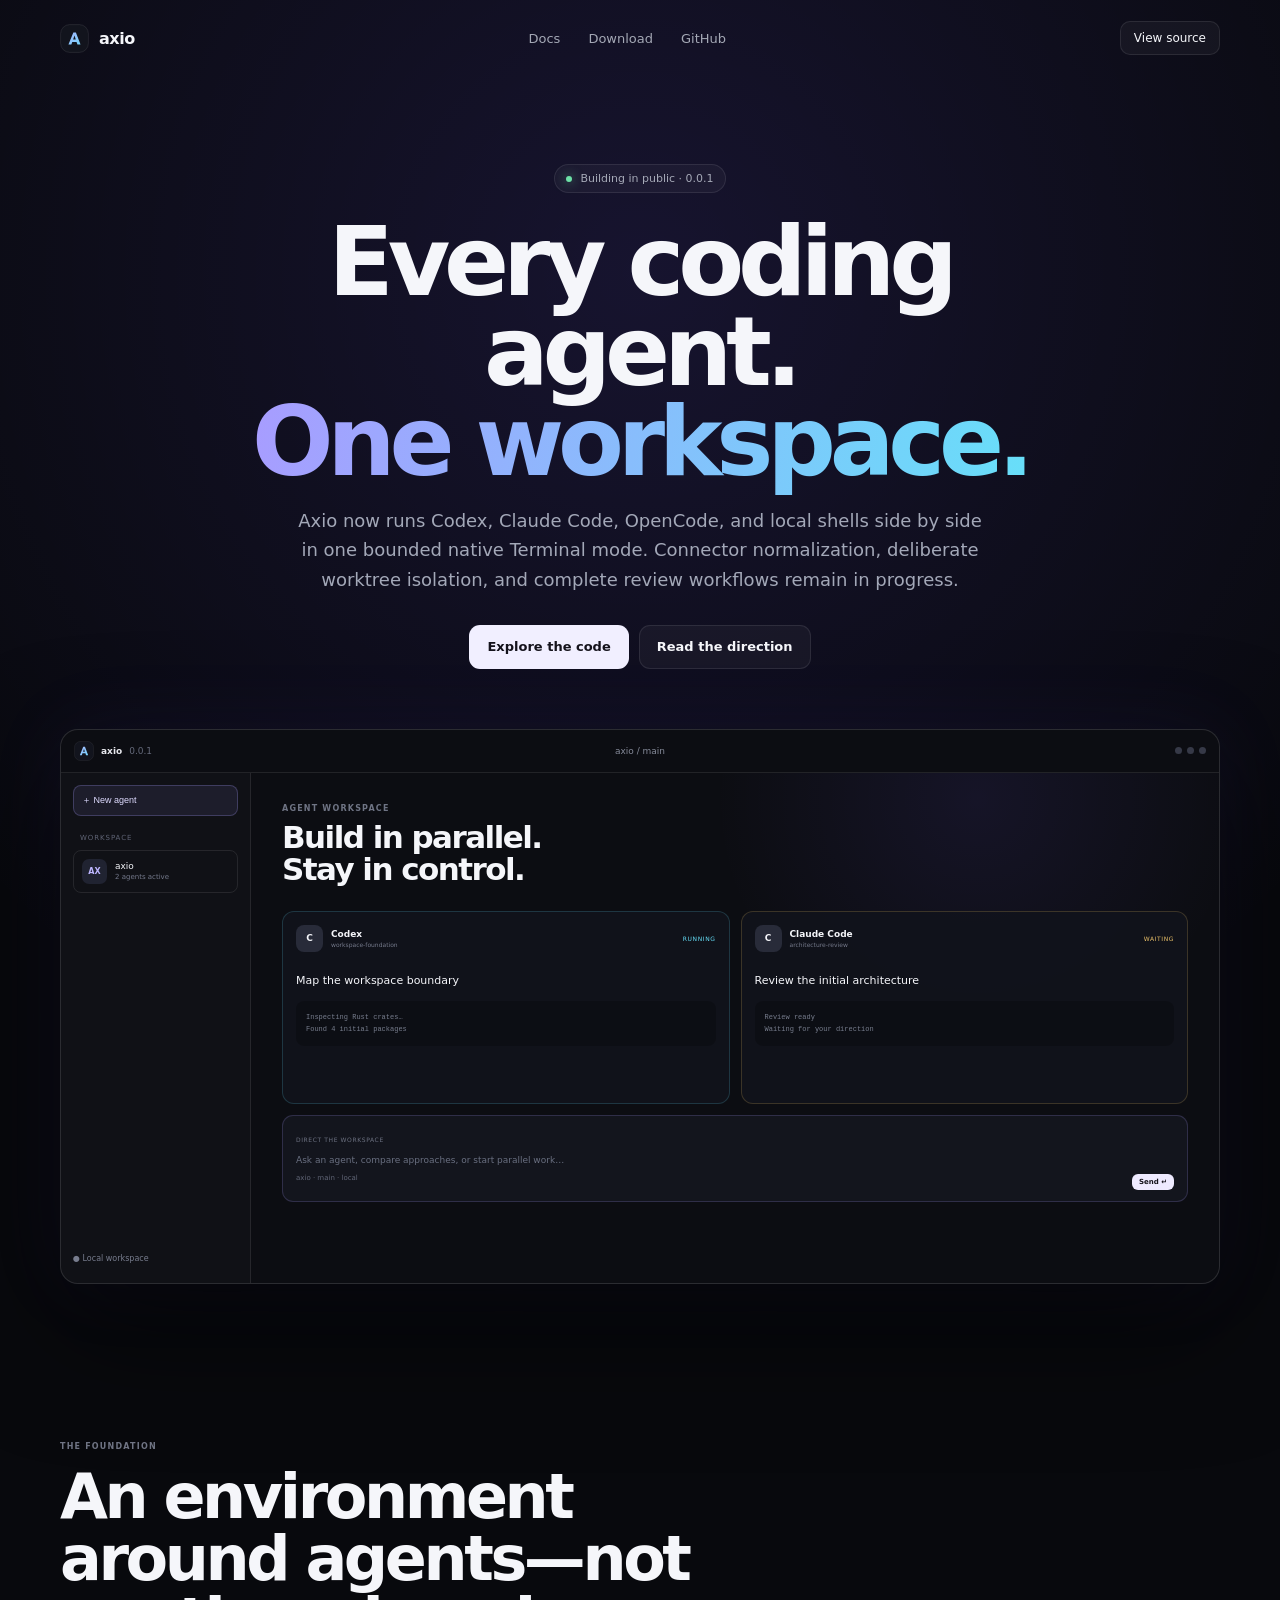
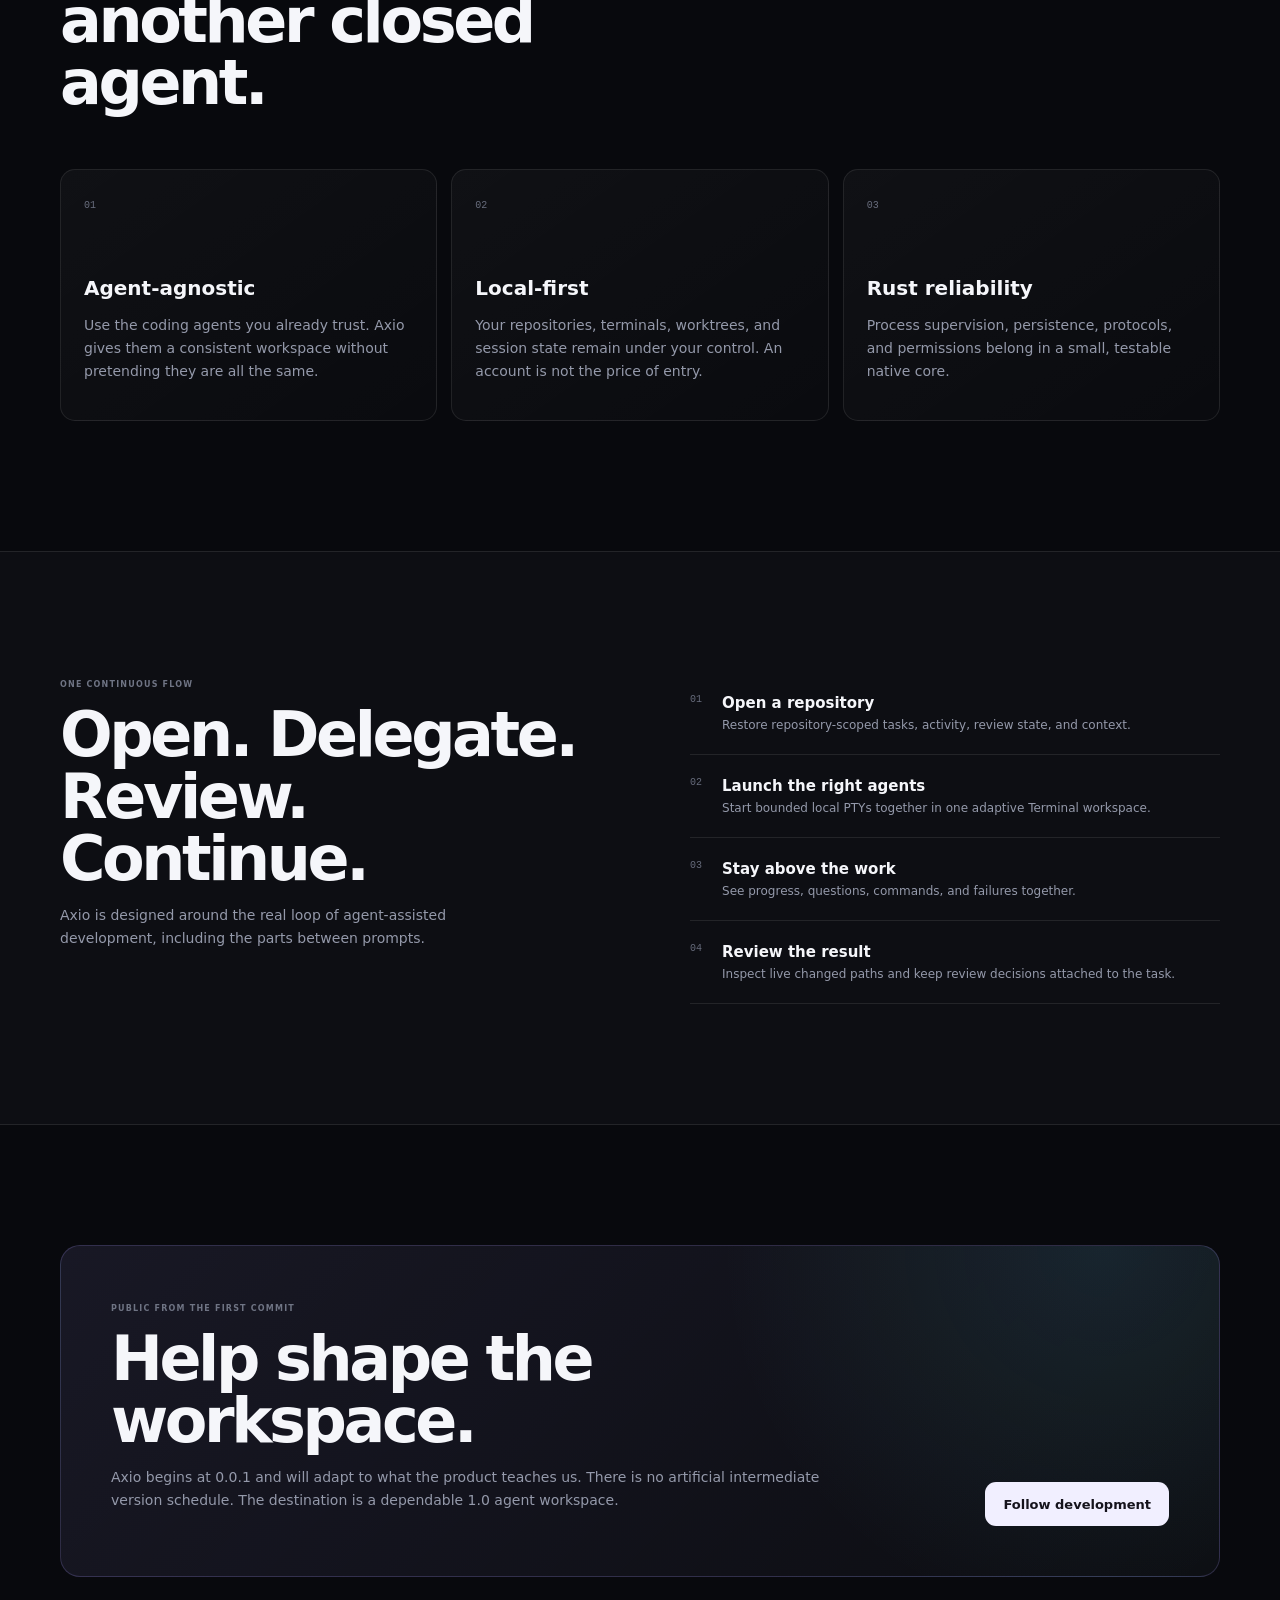
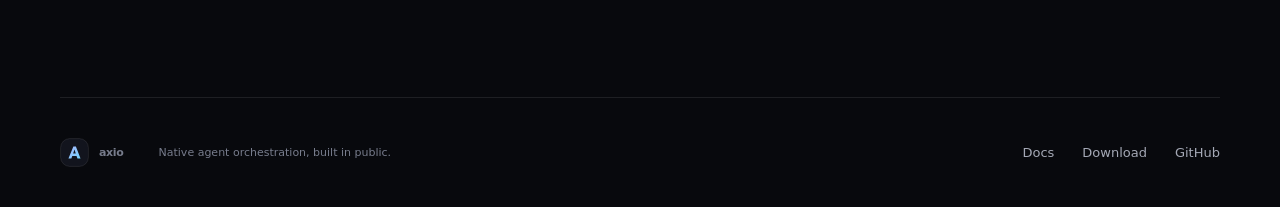
<file: index.html>
<!doctype html>
<html lang="en">
  <head>
    <meta charset="UTF-8">
    <meta name="viewport" content="width=device-width, initial-scale=1.0">
    <meta name="description" content="Axio is a native, local-first workspace for running, steering, and reviewing coding agents.">
    <meta name="theme-color" content="#08090d">
    <meta property="og:title" content="Axio — one workspace for every coding agent">
    <meta property="og:description" content="Run agents in parallel. Review their work. Stay in control.">
    <title>Axio — one workspace for every coding agent</title>
    <link rel="icon" href="/assets/mark.svg" type="image/svg+xml">
    <link rel="manifest" href="/site.webmanifest">
    <link rel="stylesheet" href="/assets/site.css">
  </head>
  <body>
    <header class="site-nav container">
      <a class="brand" href="/" aria-label="Axio home"><img src="/assets/mark.svg" alt=""><span>axio</span></a>
      <nav aria-label="Primary navigation">
        <a href="/docs/">Docs</a>
        <a href="/download/">Download</a>
        <a href="https://github.com/notzenco/axio">GitHub</a>
      </nav>
      <a class="nav-action" href="https://github.com/notzenco/axio">View source</a>
    </header>

    <main>
      <section class="hero container">
        <div class="release-chip"><span></span> Building in public · 0.0.1</div>
        <h1>Every coding agent.<br><em>One workspace.</em></h1>
        <p class="hero-copy">Axio now runs Codex, Claude Code, OpenCode, and local shells side by side in one bounded native Terminal mode. Connector normalization, deliberate worktree isolation, and complete review workflows remain in progress.</p>
        <div class="hero-actions">
          <a class="button primary" href="https://github.com/notzenco/axio">Explore the code</a>
          <a class="button secondary" href="/docs/">Read the direction</a>
        </div>

        <div class="product-frame" aria-label="Preview of the Axio agent workspace">
          <div class="frame-bar">
            <div class="frame-brand"><img src="/assets/mark.svg" alt=""> axio <span>0.0.1</span></div>
            <div>axio / main</div>
            <div class="frame-dots"><i></i><i></i><i></i></div>
          </div>
          <div class="frame-grid">
            <aside class="mock-sidebar">
              <button type="button">＋ New agent</button>
              <small>WORKSPACE</small>
              <div class="mock-project"><b>AX</b><span>axio<em>2 agents active</em></span></div>
              <p>● Local workspace</p>
            </aside>
            <div class="mock-main">
              <div class="mock-heading"><span>AGENT WORKSPACE</span><strong>Build in parallel.<br>Stay in control.</strong></div>
              <div class="mock-agents">
                <article><header><b>C</b><span>Codex<small>workspace-foundation</small></span><em>RUNNING</em></header><p>Map the workspace boundary</p><pre>Inspecting Rust crates…<br>Found 4 initial packages</pre></article>
                <article class="waiting"><header><b>C</b><span>Claude Code<small>architecture-review</small></span><em>WAITING</em></header><p>Review the initial architecture</p><pre>Review ready<br>Waiting for your direction</pre></article>
              </div>
              <div class="mock-composer"><span>Direct the workspace</span><p>Ask an agent, compare approaches, or start parallel work…</p><small>axio · main · local <b>Send ↵</b></small></div>
            </div>
          </div>
        </div>
      </section>

      <section class="principles container">
        <div class="section-intro"><span>THE FOUNDATION</span><h2>An environment around agents—not another closed agent.</h2></div>
        <div class="principle-grid">
          <article><span>01</span><h3>Agent-agnostic</h3><p>Use the coding agents you already trust. Axio gives them a consistent workspace without pretending they are all the same.</p></article>
          <article><span>02</span><h3>Local-first</h3><p>Your repositories, terminals, worktrees, and session state remain under your control. An account is not the price of entry.</p></article>
          <article><span>03</span><h3>Rust reliability</h3><p>Process supervision, persistence, protocols, and permissions belong in a small, testable native core.</p></article>
        </div>
      </section>

      <section class="flow-section">
        <div class="container flow-grid">
          <div><span class="section-label">ONE CONTINUOUS FLOW</span><h2>Open. Delegate.<br>Review. Continue.</h2><p>Axio is designed around the real loop of agent-assisted development, including the parts between prompts.</p></div>
          <ol>
            <li><span>01</span><div><strong>Open a repository</strong><p>Restore repository-scoped tasks, activity, review state, and context.</p></div></li>
            <li><span>02</span><div><strong>Launch the right agents</strong><p>Start bounded local PTYs together in one adaptive Terminal workspace.</p></div></li>
            <li><span>03</span><div><strong>Stay above the work</strong><p>See progress, questions, commands, and failures together.</p></div></li>
            <li><span>04</span><div><strong>Review the result</strong><p>Inspect live changed paths and keep review decisions attached to the task.</p></div></li>
          </ol>
        </div>
      </section>

      <section class="public-section container">
        <div class="public-card">
          <div><span class="section-label">PUBLIC FROM THE FIRST COMMIT</span><h2>Help shape the workspace.</h2><p>Axio begins at 0.0.1 and will adapt to what the product teaches us. There is no artificial intermediate version schedule. The destination is a dependable 1.0 agent workspace.</p></div>
          <a class="button primary" href="https://github.com/notzenco/axio">Follow development</a>
        </div>
      </section>
    </main>

    <footer class="container"><a class="brand" href="/"><img src="/assets/mark.svg" alt=""><span>axio</span></a><p>Native agent orchestration, built in public.</p><nav><a href="/docs/">Docs</a><a href="/download/">Download</a><a href="https://github.com/notzenco/axio">GitHub</a></nav></footer>
  </body>
</html>
</file>
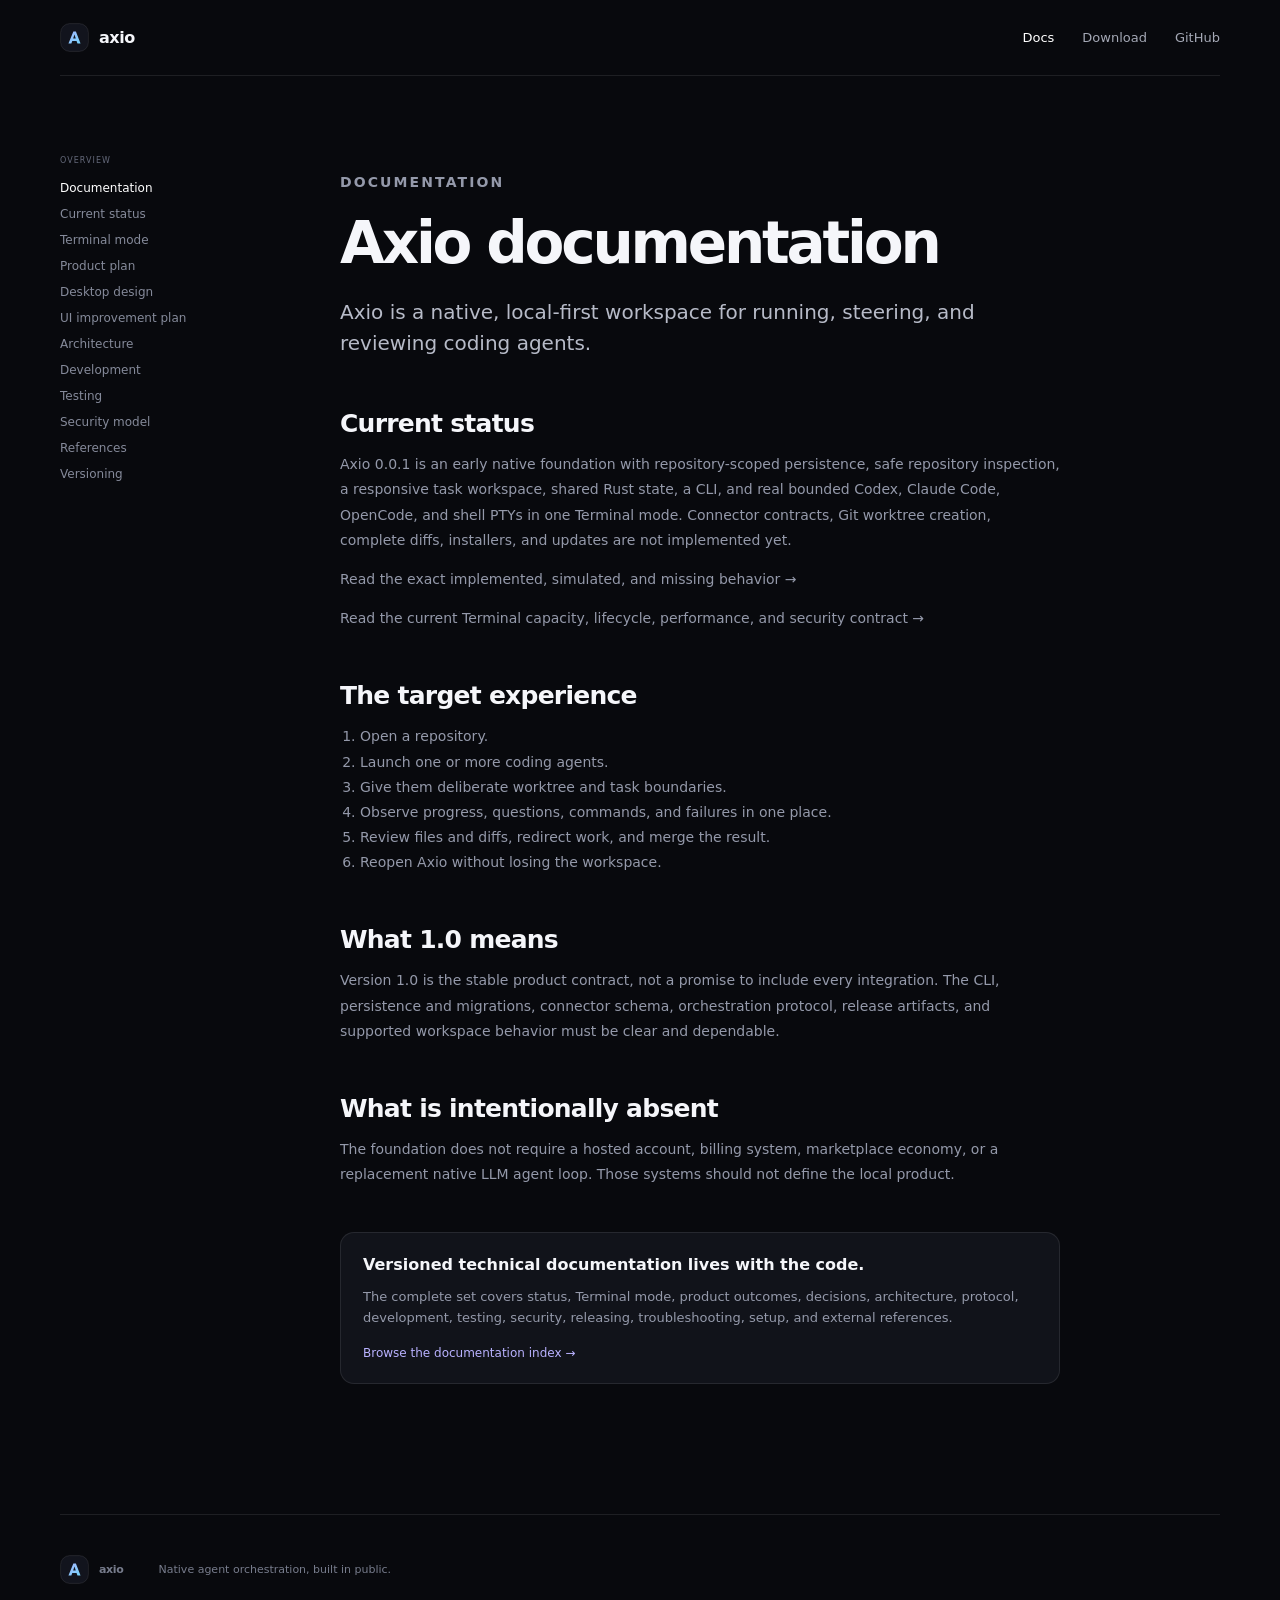
<file: docs/index.html>
<!doctype html>
<html lang="en">
  <head>
    <meta charset="UTF-8">
    <meta name="viewport" content="width=device-width, initial-scale=1.0">
    <meta name="description" content="Axio product direction and documentation entry point.">
    <title>Docs — Axio</title>
    <link rel="icon" href="/assets/mark.svg" type="image/svg+xml">
    <link rel="stylesheet" href="/assets/site.css">
  </head>
  <body class="interior">
    <header class="site-nav container"><a class="brand" href="/"><img src="/assets/mark.svg" alt=""><span>axio</span></a><nav><a class="active" href="/docs/">Docs</a><a href="/download/">Download</a><a href="https://github.com/notzenco/axio">GitHub</a></nav></header>
    <main class="docs-layout container">
      <aside><span>OVERVIEW</span><a class="active" href="/docs/">Documentation</a><a href="https://github.com/notzenco/axio/blob/main/docs/status-and-direction.md">Current status</a><a href="https://github.com/notzenco/axio/blob/main/docs/terminal-mode.md">Terminal mode</a><a href="https://github.com/notzenco/axio/blob/main/docs/product-plan.md">Product plan</a><a href="https://github.com/notzenco/axio/blob/main/docs/desktop-design.md">Desktop design</a><a href="https://github.com/notzenco/axio/blob/main/docs/ui-improvement-plan.md">UI improvement plan</a><a href="https://github.com/notzenco/axio/blob/main/docs/architecture.md">Architecture</a><a href="https://github.com/notzenco/axio/blob/main/docs/development.md">Development</a><a href="https://github.com/notzenco/axio/blob/main/docs/testing.md">Testing</a><a href="https://github.com/notzenco/axio/blob/main/docs/security-model.md">Security model</a><a href="https://github.com/notzenco/axio/blob/main/docs/reference-repositories.md">References</a><a href="https://github.com/notzenco/axio/blob/main/docs/versioning.md">Versioning</a></aside>
      <article>
        <p class="section-label">DOCUMENTATION</p>
        <h1>Axio documentation</h1>
        <p class="lead">Axio is a native, local-first workspace for running, steering, and reviewing coding agents.</p>
        <h2>Current status</h2>
        <p>Axio 0.0.1 is an early native foundation with repository-scoped persistence, safe repository inspection, a responsive task workspace, shared Rust state, a CLI, and real bounded Codex, Claude Code, OpenCode, and shell PTYs in one Terminal mode. Connector contracts, Git worktree creation, complete diffs, installers, and updates are not implemented yet.</p>
        <p><a href="https://github.com/notzenco/axio/blob/main/docs/status-and-direction.md">Read the exact implemented, simulated, and missing behavior →</a></p>
        <p><a href="https://github.com/notzenco/axio/blob/main/docs/terminal-mode.md">Read the current Terminal capacity, lifecycle, performance, and security contract →</a></p>
        <h2>The target experience</h2>
        <ol class="docs-list"><li>Open a repository.</li><li>Launch one or more coding agents.</li><li>Give them deliberate worktree and task boundaries.</li><li>Observe progress, questions, commands, and failures in one place.</li><li>Review files and diffs, redirect work, and merge the result.</li><li>Reopen Axio without losing the workspace.</li></ol>
        <h2>What 1.0 means</h2>
        <p>Version 1.0 is the stable product contract, not a promise to include every integration. The CLI, persistence and migrations, connector schema, orchestration protocol, release artifacts, and supported workspace behavior must be clear and dependable.</p>
        <h2>What is intentionally absent</h2>
        <p>The foundation does not require a hosted account, billing system, marketplace economy, or a replacement native LLM agent loop. Those systems should not define the local product.</p>
        <div class="docs-callout"><strong>Versioned technical documentation lives with the code.</strong><p>The complete set covers status, Terminal mode, product outcomes, decisions, architecture, protocol, development, testing, security, releasing, troubleshooting, setup, and external references.</p><a href="https://github.com/notzenco/axio/blob/main/docs/README.md">Browse the documentation index →</a></div>
      </article>
    </main>
    <footer class="container"><a class="brand" href="/"><img src="/assets/mark.svg" alt=""><span>axio</span></a><p>Native agent orchestration, built in public.</p></footer>
  </body>
</html>
</file>
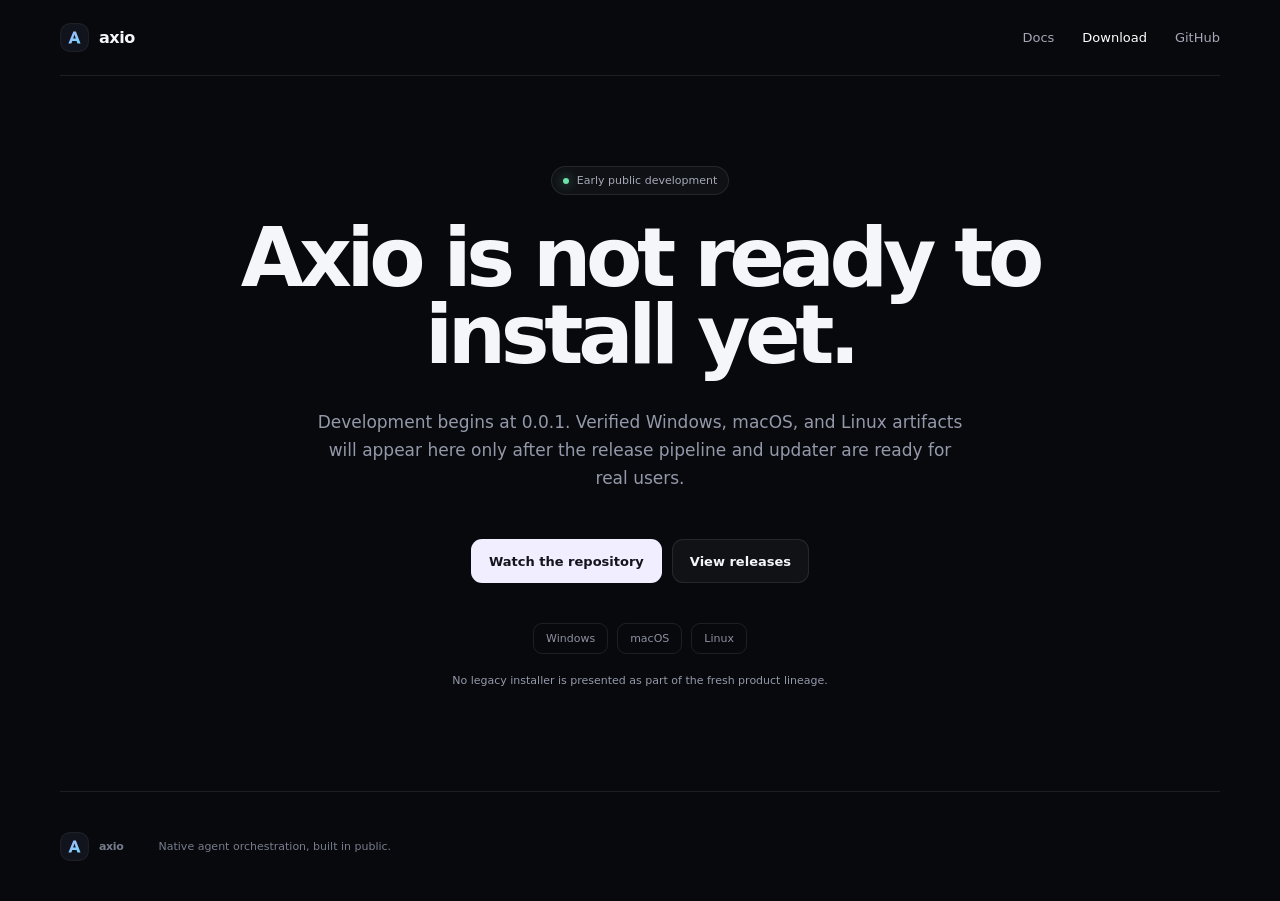
<file: download/index.html>
<!doctype html>
<html lang="en">
  <head>
    <meta charset="UTF-8">
    <meta name="viewport" content="width=device-width, initial-scale=1.0">
    <meta name="description" content="Download Axio when the first public builds are available.">
    <title>Download — Axio</title>
    <link rel="icon" href="/assets/mark.svg" type="image/svg+xml">
    <link rel="stylesheet" href="/assets/site.css">
  </head>
  <body class="interior">
    <header class="site-nav container"><a class="brand" href="/"><img src="/assets/mark.svg" alt=""><span>axio</span></a><nav><a href="/docs/">Docs</a><a class="active" href="/download/">Download</a><a href="https://github.com/notzenco/axio">GitHub</a></nav></header>
    <main class="download-page container">
      <div class="release-chip"><span></span> Early public development</div>
      <h1>Axio is not ready to install yet.</h1>
      <p>Development begins at 0.0.1. Verified Windows, macOS, and Linux artifacts will appear here only after the release pipeline and updater are ready for real users.</p>
      <div class="download-actions"><a class="button primary" href="https://github.com/notzenco/axio">Watch the repository</a><a class="button secondary" href="https://github.com/notzenco/axio/releases">View releases</a></div>
      <div class="platform-row"><span>Windows</span><span>macOS</span><span>Linux</span></div>
      <p class="fine-print">No legacy installer is presented as part of the fresh product lineage.</p>
    </main>
    <footer class="container"><a class="brand" href="/"><img src="/assets/mark.svg" alt=""><span>axio</span></a><p>Native agent orchestration, built in public.</p></footer>
  </body>
</html>
</file>
<file: assets/site.css>
:root {
  color-scheme: dark;
  font-family: Inter, ui-sans-serif, system-ui, -apple-system, BlinkMacSystemFont, "Segoe UI", sans-serif;
  --bg: #08090d;
  --panel: #11131a;
  --text: #f5f6fa;
  --muted: #9499aa;
  --line: rgba(255, 255, 255, 0.09);
  --violet: #a89cff;
  --cyan: #67dff9;
}

* { box-sizing: border-box; }
html { scroll-behavior: smooth; }
body {
  margin: 0;
  background: radial-gradient(circle at 50% 8%, rgba(112, 85, 255, 0.14), transparent 28%), var(--bg);
  color: var(--text);
}
a { color: inherit; text-decoration: none; }
.container { width: min(1160px, calc(100% - 40px)); margin-inline: auto; }
.site-nav { height: 76px; display: flex; align-items: center; justify-content: space-between; }
.brand { display: flex; align-items: center; gap: 10px; font-weight: 720; letter-spacing: -0.03em; }
.brand img { width: 29px; height: 29px; }
.site-nav nav, footer nav { display: flex; gap: 28px; color: #a4a8b5; font-size: 13px; }
.site-nav nav a:hover, .site-nav nav a.active, footer nav a:hover { color: #fff; }
.nav-action { padding: 9px 13px; border: 1px solid var(--line); border-radius: 10px; background: rgba(255,255,255,.04); font-size: 12px; }

.hero { padding-top: 88px; text-align: center; }
.release-chip { display: inline-flex; align-items: center; gap: 8px; padding: 7px 11px; border: 1px solid var(--line); border-radius: 99px; background: rgba(255,255,255,.035); color: #a5a9b7; font-size: 11px; }
.release-chip span { width: 6px; height: 6px; border-radius: 50%; background: #6de1a7; box-shadow: 0 0 12px rgba(109,225,167,.75); }
.hero h1, .download-page h1 { margin: 24px auto 18px; max-width: 900px; font-size: clamp(50px, 8vw, 96px); line-height: .94; letter-spacing: -.065em; font-weight: 620; }
.hero h1 em { font-style: normal; background: linear-gradient(100deg, var(--violet), var(--cyan)); color: transparent; background-clip: text; }
.hero-copy { max-width: 690px; margin: 0 auto; color: #a3a8b8; font-size: 18px; line-height: 1.65; }
.hero-actions, .download-actions { display: flex; justify-content: center; gap: 10px; margin: 30px 0 60px; }
.button { display: inline-flex; align-items: center; justify-content: center; min-height: 44px; padding: 0 17px; border-radius: 11px; border: 1px solid var(--line); font-size: 13px; font-weight: 650; }
.button.primary { background: #f1efff; color: #15131c; border-color: transparent; }
.button.secondary { background: rgba(255,255,255,.04); }

.product-frame { overflow: hidden; border: 1px solid rgba(255,255,255,.13); border-radius: 18px; background: #0c0d12; box-shadow: 0 45px 120px rgba(0,0,0,.55), 0 0 80px rgba(112,85,255,.08); text-align: left; }
.frame-bar { height: 43px; display: grid; grid-template-columns: 1fr auto 1fr; align-items: center; padding: 0 13px; border-bottom: 1px solid var(--line); color: #858a99; font-size: 9px; }
.frame-brand { display: flex; align-items: center; gap: 7px; color: #e8e9ee; font-weight: 650; }
.frame-brand img { width: 20px; }
.frame-brand span { color: #666b7c; font-weight: 400; }
.frame-dots { justify-self: end; display: flex; gap: 5px; }
.frame-dots i { width: 7px; height: 7px; border-radius: 50%; background: #363947; }
.frame-grid { min-height: 510px; display: grid; grid-template-columns: 190px 1fr; }
.mock-sidebar { padding: 12px; border-right: 1px solid var(--line); background: rgba(255,255,255,.015); display: flex; flex-direction: column; }
.mock-sidebar button { border: 1px solid rgba(168,156,255,.25); border-radius: 8px; padding: 8px; background: rgba(168,156,255,.09); color: #dedbff; text-align: left; font-size: 9px; }
.mock-sidebar > small { margin: 18px 7px 8px; color: #5f6475; font-size: 7px; letter-spacing: .13em; }
.mock-project { display: flex; gap: 8px; align-items: center; padding: 8px; border: 1px solid var(--line); border-radius: 8px; font-size: 9px; }
.mock-project b { display: grid; place-items: center; width: 25px; height: 25px; border-radius: 7px; background: #202331; color: #bdb6ff; font-size: 8px; }
.mock-project span { display: grid; gap: 2px; }
.mock-project em { color: #73788a; font-size: 7px; font-style: normal; }
.mock-sidebar p { margin-top: auto; color: #777c8d; font-size: 8px; }
.mock-main { padding: 31px; background: radial-gradient(circle at 75% 5%, rgba(120,92,255,.09), transparent 30%); }
.mock-heading { display: grid; gap: 9px; }
.mock-heading > span, .section-label, .section-intro > span { color: #6f7484; font-size: 8px; letter-spacing: .15em; font-weight: 700; }
.mock-heading strong { font-size: 31px; line-height: 1.03; letter-spacing: -.05em; font-weight: 600; }
.mock-agents { display: grid; grid-template-columns: 1fr 1fr; gap: 11px; margin-top: 25px; }
.mock-agents article { min-height: 193px; padding: 13px; border: 1px solid rgba(103,223,249,.18); border-radius: 12px; background: rgba(18,20,28,.83); }
.mock-agents article.waiting { border-color: rgba(234,190,94,.2); }
.mock-agents header { display: flex; align-items: center; gap: 8px; }
.mock-agents header > b { display: grid; place-items: center; width: 27px; height: 27px; border-radius: 8px; background: #282b39; font-size: 9px; }
.mock-agents header > span { display: grid; gap: 2px; font-size: 9px; font-weight: 650; }
.mock-agents header small { color: #74798a; font-size: 6px; font-weight: 400; }
.mock-agents header em { margin-left: auto; color: #65dff8; font-size: 6px; font-style: normal; letter-spacing: .1em; }
.mock-agents .waiting header em { color: #edc36a; }
.mock-agents article > p { margin: 22px 0 14px; font-size: 11px; }
.mock-agents pre { margin: 0; padding: 10px; border-radius: 8px; background: rgba(0,0,0,.23); color: #777d8d; font: 7px/1.8 ui-monospace, monospace; }
.mock-composer { margin-top: 11px; padding: 11px 13px; border: 1px solid rgba(168,156,255,.19); border-radius: 11px; background: #13151d; }
.mock-composer > span { color: #6e7383; font-size: 6px; letter-spacing: .1em; text-transform: uppercase; }
.mock-composer p { color: #696f80; font-size: 9px; }
.mock-composer small { display: flex; justify-content: space-between; color: #606576; font-size: 7px; }
.mock-composer b { padding: 4px 7px; border-radius: 6px; background: #eeeaff; color: #17151d; }

.principles { padding-block: 150px 130px; }
.section-intro { max-width: 680px; }
.section-intro h2, .flow-grid h2, .public-card h2 { margin: 13px 0 0; font-size: clamp(36px, 5vw, 62px); line-height: 1; letter-spacing: -.055em; font-weight: 580; }
.principle-grid { display: grid; grid-template-columns: repeat(3, 1fr); gap: 14px; margin-top: 55px; }
.principle-grid article { min-height: 240px; padding: 23px; border: 1px solid var(--line); border-radius: 15px; background: linear-gradient(145deg, rgba(255,255,255,.035), rgba(255,255,255,.012)); }
.principle-grid article > span { color: #686d7d; font: 10px ui-monospace, monospace; }
.principle-grid h3 { margin: 64px 0 12px; font-size: 20px; }
.principle-grid p, .flow-grid > div > p, .public-card p { color: var(--muted); font-size: 14px; line-height: 1.65; }
.flow-section { padding-block: 120px; background: #0d0e13; border-block: 1px solid var(--line); }
.flow-grid { display: grid; grid-template-columns: 1fr 1fr; gap: 100px; align-items: start; }
.flow-grid > div > p { max-width: 470px; }
.flow-grid ol { list-style: none; margin: 0; padding: 0; }
.flow-grid li { display: flex; gap: 20px; padding: 22px 0; border-bottom: 1px solid var(--line); }
.flow-grid li > span { color: #666b7b; font: 10px ui-monospace, monospace; }
.flow-grid li div { display: grid; gap: 6px; }
.flow-grid li strong { font-size: 15px; }
.flow-grid li p { margin: 0; color: var(--muted); font-size: 12px; }
.public-section { padding-block: 120px; }
.public-card { display: flex; align-items: end; justify-content: space-between; gap: 40px; padding: 50px; border: 1px solid rgba(168,156,255,.2); border-radius: 20px; background: radial-gradient(circle at 90% 0, rgba(103,223,249,.1), transparent 35%), linear-gradient(135deg, rgba(168,156,255,.1), rgba(255,255,255,.02)); }
.public-card > div { max-width: 720px; }
.public-card .button { flex: 0 0 auto; }
footer { min-height: 110px; display: flex; align-items: center; gap: 35px; border-top: 1px solid var(--line); color: #777c8c; font-size: 11px; }
footer nav { margin-left: auto; }

.interior { background: var(--bg); }
.interior .site-nav { border-bottom: 1px solid var(--line); }
.docs-layout { display: grid; grid-template-columns: 210px minmax(0, 720px); gap: 70px; padding-block: 80px 130px; }
.docs-layout aside { display: flex; flex-direction: column; gap: 12px; position: sticky; top: 30px; height: max-content; }
.docs-layout aside span { color: #64697a; font-size: 8px; letter-spacing: .13em; margin-bottom: 4px; }
.docs-layout aside a { color: #858a9a; font-size: 12px; }
.docs-layout aside a.active { color: #fff; }
.docs-layout article h1 { margin: 12px 0 16px; font-size: 58px; letter-spacing: -.055em; }
.docs-layout .lead { color: #b7bbc8; font-size: 20px; line-height: 1.55; }
.docs-layout h2 { margin: 50px 0 12px; font-size: 25px; letter-spacing: -.03em; }
.docs-layout article > p, .docs-list { color: var(--muted); font-size: 14px; line-height: 1.8; }
.docs-list { padding-left: 20px; }
.docs-callout { margin-top: 45px; padding: 22px; border: 1px solid var(--line); border-radius: 14px; background: var(--panel); }
.docs-callout p { color: var(--muted); font-size: 13px; line-height: 1.6; }
.docs-callout a { color: #b9b2ff; font-size: 12px; }
.download-page { min-height: calc(100vh - 186px); display: flex; flex-direction: column; align-items: center; justify-content: center; text-align: center; padding-block: 90px; }
.download-page h1 { max-width: 820px; font-size: clamp(48px, 7vw, 82px); }
.download-page > p { max-width: 650px; color: var(--muted); font-size: 17px; line-height: 1.65; }
.download-actions { margin-bottom: 40px; }
.platform-row { display: flex; gap: 9px; }
.platform-row span { padding: 8px 12px; border: 1px solid var(--line); border-radius: 9px; color: #8c91a1; font-size: 11px; }
.download-page .fine-print { font-size: 11px; margin-top: 18px; }

@media (max-width: 800px) {
  .container { width: min(calc(100% - 24px), 1160px); }
  .site-nav nav { display: none; }
  .hero { padding-top: 55px; }
  .hero h1 { font-size: 50px; }
  .hero-copy { font-size: 15px; }
  .product-frame { overflow-x: auto; }
  .frame-grid { min-width: 760px; }
  .principles { padding-block: 100px; }
  .principle-grid, .flow-grid { grid-template-columns: 1fr; }
  .flow-grid { gap: 55px; }
  .public-card { align-items: start; flex-direction: column; padding: 28px; }
  .docs-layout { grid-template-columns: 1fr; padding-top: 45px; }
  .docs-layout aside { display: none; }
  .docs-layout article h1 { font-size: 46px; }
  footer nav { display: none; }
}
</file>
